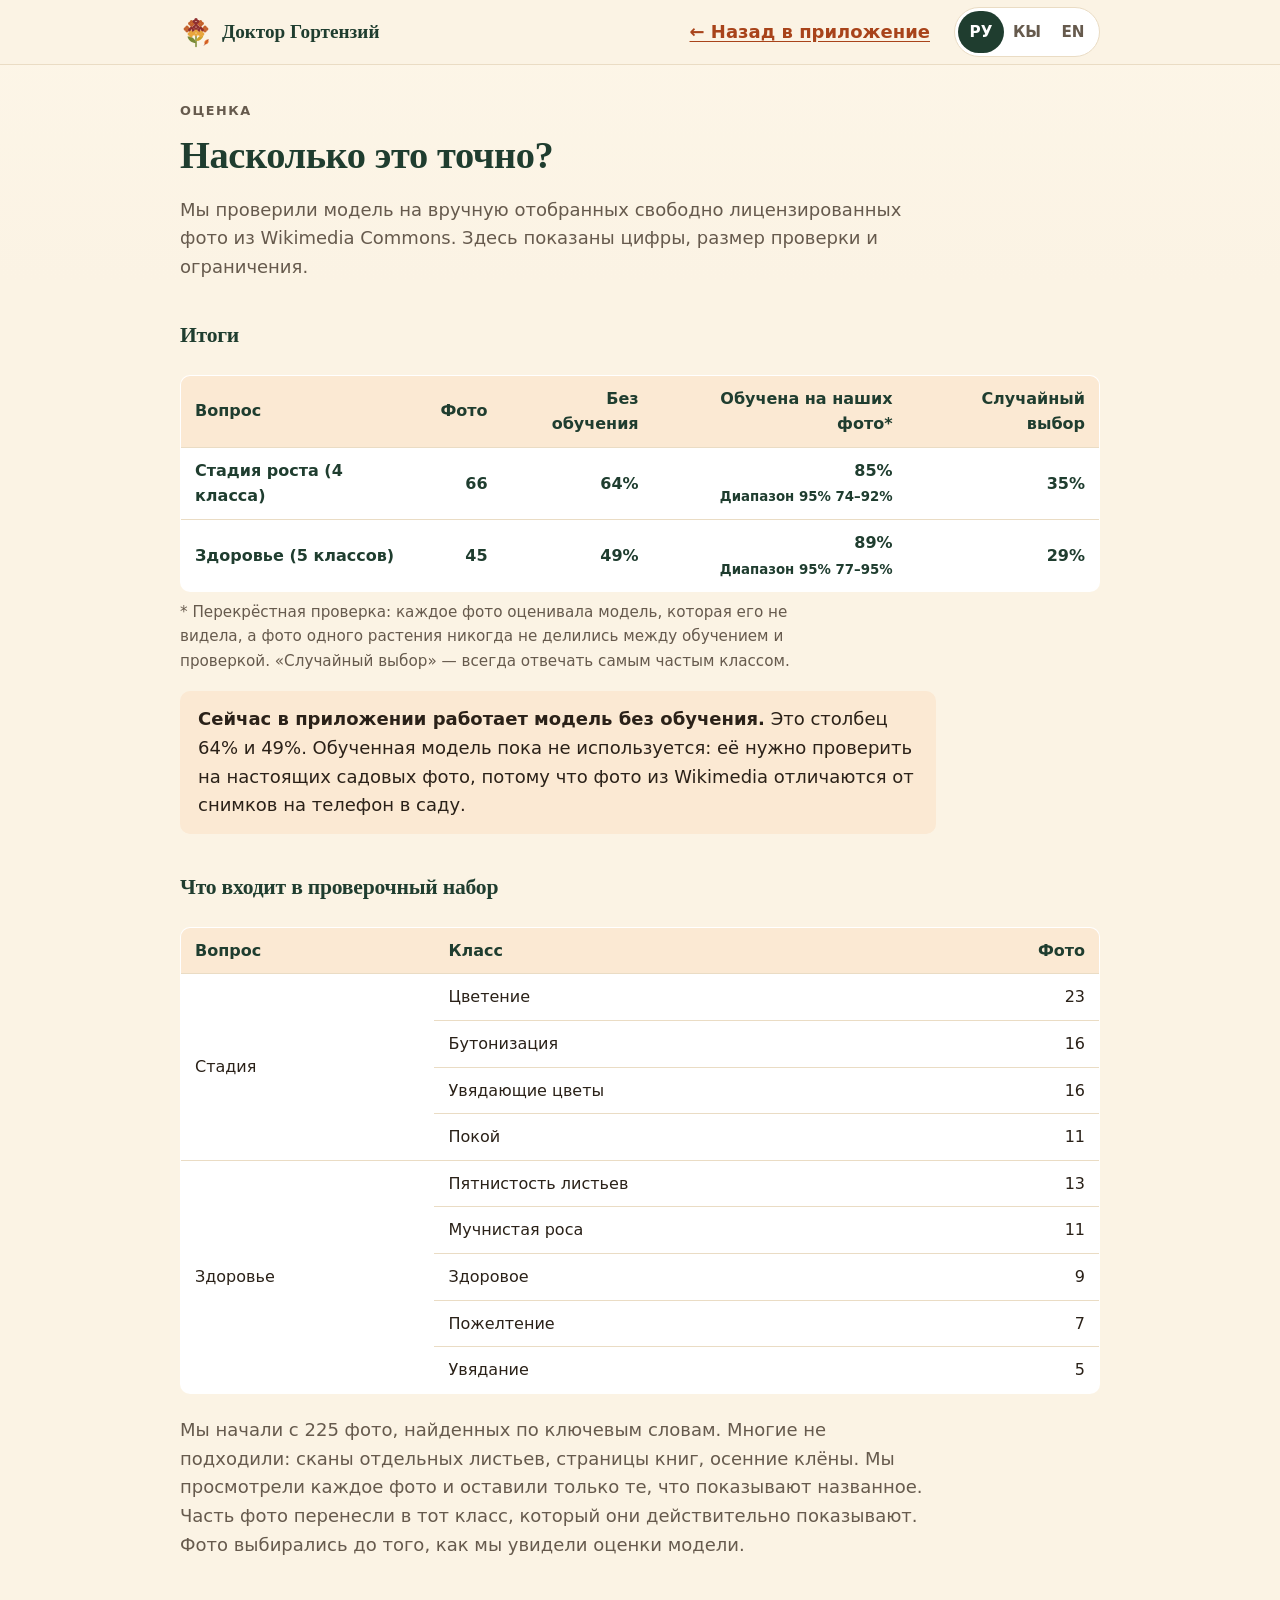
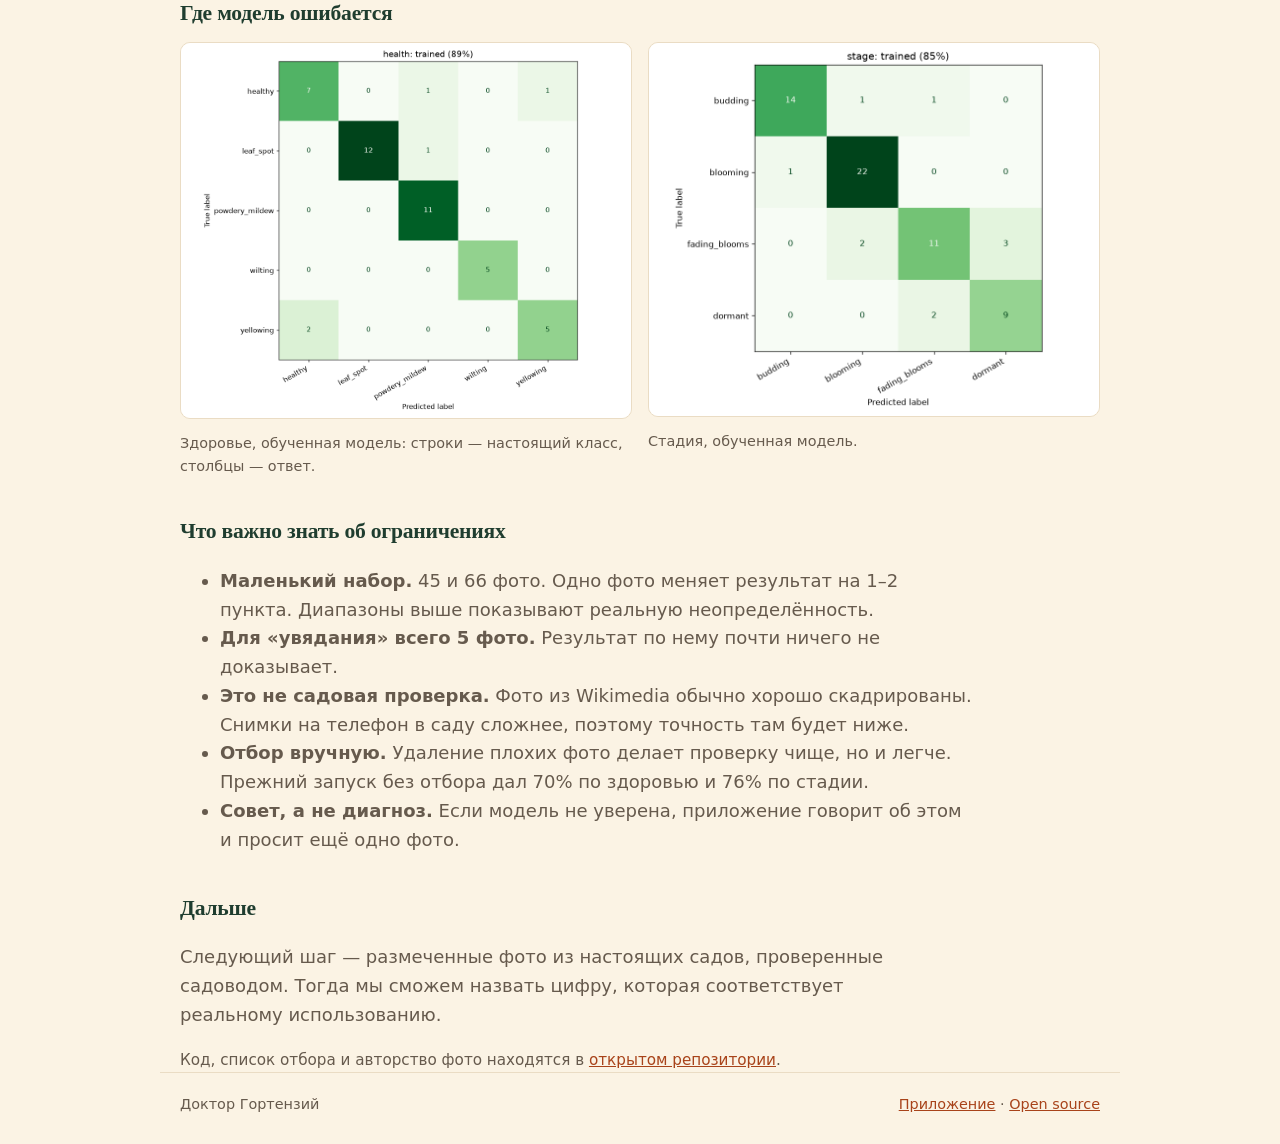
<file: static/results.html>
<!doctype html>
<html lang="en">
<head>
  <meta charset="utf-8">
  <meta name="viewport" content="width=device-width, initial-scale=1, viewport-fit=cover">
  <title>Results · Hydrangea Doctor</title>
  <meta name="theme-color" content="#1f3d2f">
  <link rel="icon" href="icons/icon-192.png">
  <link rel="stylesheet" href="style.css">
  <style>
    .doc h2 { font-size:clamp(1.8rem,4vw,2.4rem); color:var(--forest); margin:36px 0 8px; line-height:1.15; }
    .doc h3 { font-size:1.35rem; color:var(--forest); margin:36px 0 10px; }
    .doc p, .doc li { color:var(--muted); max-width:42em; }
    table { border-collapse:collapse; width:100%; margin:12px 0 4px; font-size:1rem; background:#fff; border:1px solid var(--line); border-radius:10px; overflow:hidden; }
    th, td { text-align:left; padding:10px 14px; border-bottom:1px solid var(--line); }
    th { background:var(--iris-soft); color:var(--forest); font-weight:600; }
    td.num, th.num { text-align:right; font-variant-numeric:tabular-nums; }
    tr.best td { font-weight:600; color:var(--forest); }
    .tablewrap { overflow-x:auto; }
    .figs { display:grid; grid-template-columns:1fr 1fr; gap:16px; margin-top:12px; }
    .figs img { width:100%; border:1px solid var(--line); border-radius:10px; background:#fff; }
    .figs figcaption { font-size:.9rem; color:var(--muted); margin-top:4px; }
    .rt { display:flex; align-items:center; gap:12px; flex-wrap:wrap; justify-content:flex-end; }
    @media (max-width:720px) { .rt .link { display:none; } }
    .note { background:var(--iris-soft); border-radius:10px; padding:14px 18px; margin:18px 0; max-width:42em; }
    @media (max-width:720px) { .figs { grid-template-columns:1fr; } }
  </style>
</head>
<body>
  <header class="top">
    <div class="wrap bar">
      <a class="brand" href="./"><img src="icons/logo.svg" width="32" height="32" alt=""><span data-i18n="app_name">Hydrangea Doctor</span></a>
      <div class="rt"><a class="link" href="./" data-i18n="back">← Back to the app</a>
        <div id="langs" class="langs" role="group" aria-label="Language"><button data-lang="ru">РУ</button><button data-lang="ky">КЫ</button><button data-lang="en">EN</button></div></div>
    </div>
  </header>
  <main class="wrap doc">
    <p class="eyebrow" style="margin-top:36px" data-i18n="eyebrow">Evaluation</p>
    <h2 style="margin-top:0" data-i18n="title">How accurate is it?</h2>
    <p data-i18n="intro">We tested the photo model on a hand-checked set of freely licensed photos from Wikimedia Commons. This page shows the numbers, the size of the test, and the limits.</p>

    <h3 data-i18n="summary">Summary</h3>
    <div class="tablewrap"><table>
      <tr><th data-i18n="question">Question</th><th class="num" data-i18n="photos">Photos</th><th class="num" data-i18n="untrained">Untrained model</th><th class="num" data-i18n="trained">Trained on our photos*</th><th class="num" data-i18n="random">Random guessing</th></tr>
      <tr class="best"><td data-i18n="stage4">Growth stage (4 classes)</td><td class="num">66</td><td class="num">64%</td><td class="num">85%<br><small><span data-i18n="range">95% range</span> 74–92%</small></td><td class="num">35%</td></tr>
      <tr class="best"><td data-i18n="health5">Health (5 classes)</td><td class="num">45</td><td class="num">49%</td><td class="num">89%<br><small><span data-i18n="range">95% range</span> 77–95%</small></td><td class="num">29%</td></tr>
    </table></div>
    <p class="hint" data-i18n="foot1">* Cross-validated: every photo was scored by a model that never saw it, and photos were never split across training and testing. "Random guessing" means always answering the most common class.</p>

    <div class="note" data-i18n="note" data-html><b>The live app uses the untrained model.</b></div>

    <h3 data-i18n="contains">What the test set contains</h3>
    <div class="tablewrap"><table>
      <tr><th data-i18n="question">Question</th><th data-i18n="class">Class</th><th class="num" data-i18n="photos">Photos</th></tr>
      <tr><td rowspan="4" data-i18n="stage">Stage</td><td data-i18n="blooming">Blooming</td><td class="num">23</td></tr>
      <tr><td data-i18n="budding">Budding</td><td class="num">16</td></tr>
      <tr><td data-i18n="fading">Fading blooms</td><td class="num">16</td></tr>
      <tr><td data-i18n="dormant">Dormant</td><td class="num">11</td></tr>
      <tr><td rowspan="5" data-i18n="health">Health</td><td data-i18n="leafspot">Leaf spot</td><td class="num">13</td></tr>
      <tr><td data-i18n="mildew">Powdery mildew</td><td class="num">11</td></tr>
      <tr><td data-i18n="healthy">Healthy</td><td class="num">9</td></tr>
      <tr><td data-i18n="yellowing">Yellowing</td><td class="num">7</td></tr>
      <tr><td data-i18n="wilting">Wilting</td><td class="num">5</td></tr>
    </table></div>
    <p data-i18n="curation">We started from 225 photos found by keyword search. Many were wrong: scanned single leaves, book pages, autumn maple trees. We looked at every photo and kept only those that show what the label says. Some were moved to the class they actually show. We chose photos before seeing any model score.</p>

    <h3 data-i18n="wrong">Where it goes wrong</h3>
    <figure class="figs" style="margin:12px 0 0">
      <div><img src="results/health_trained.png" alt="Health confusion matrix, trained" loading="lazy"><figcaption data-i18n="cap1">Health, trained: rows are the true class, columns are the answer.</figcaption></div>
      <div><img src="results/stage_trained.png" alt="Stage confusion matrix, trained" loading="lazy"><figcaption data-i18n="cap2">Stage, trained.</figcaption></div>
    </figure>

    <h3 data-i18n="limits">Limits you should know</h3>
    <ul>
      <li data-i18n="li0" data-html><b>Small test.</b> 45 and 66 photos. A single photo moves the result by 1–2 points. The ranges above show the real uncertainty.</li>
      <li data-i18n="li1" data-html><b>Wilting has only 5 photos.</b> Its result is close to anecdotal.</li>
      <li data-i18n="li2" data-html><b>Not a garden test.</b> Wikimedia photos are often well framed. Phone photos in a garden are harder, so expect lower accuracy there.</li>
      <li data-i18n="li3" data-html><b>Curated by hand.</b> Removing bad photos makes the test cleaner, and also easier. The earlier unfiltered run scored 70% on health and 76% on stage.</li>
      <li data-i18n="li4" data-html><b>Advice, not diagnosis.</b> When the model is unsure the app says so and asks for another photo.</li>
    </ul>

    <h3 data-i18n="next">Next</h3>
    <p data-i18n="nextp">Labelled photos from real gardens, checked by a gardener, are the next step. They will let us report a number that matches how the app is used.</p>
    <p class="hint" data-i18n="code" data-html>The code, the curation list and the photo credits are in the <a href="https://github.com/aiyma-a/hydrangea-doctor">open repository</a>.</p>
  </main>
  <footer class="wrap foot"><span data-i18n="app_name">Hydrangea Doctor</span><span><a href="./" data-i18n="app">App</a> · <a href="https://github.com/aiyma-a/hydrangea-doctor" rel="noopener">Open source</a></span></footer>
<script src="results.js"></script>
</body>
</html>
</file>
<file: static/style.css>
:root { --ink:#2a2118; --muted:#665a4d; --forest:#1f3d2f; --leaf:#a8431a; --iris:#a8431a; --iris-soft:#fbe9d3;
        --paper:#fbf3e4; --card:#fffdf8; --line:#eadcc4; --green:#4d6a1f; --amber:#8f5a00; --red:#8f2f2f; --rust:#a8431a; }
[hidden] { display:none !important; }
* { box-sizing:border-box; }
html { -webkit-text-size-adjust:100%; }
body { margin:0; font:18px/1.6 system-ui, -apple-system, "Segoe UI", Roboto, sans-serif; background:var(--paper); color:var(--ink);
       padding:env(safe-area-inset-top) 0 env(safe-area-inset-bottom); }
.wrap { max-width:960px; margin:0 auto; padding:0 20px; }
h1,h2,h3,.answer { font-family:ui-serif, Georgia, "Times New Roman", serif; font-weight:600; letter-spacing:-.01em; }
a { color:var(--iris); }
:focus-visible { outline:3px solid var(--iris); outline-offset:2px; }

.top { background:var(--paper); border-bottom:1px solid var(--line); position:sticky; top:0; z-index:5; }
.bar { display:flex; align-items:center; justify-content:space-between; gap:12px; min-height:64px; }
.brand { display:flex; align-items:center; gap:10px; text-decoration:none; color:var(--forest); font:600 1.2rem ui-serif, Georgia, serif; }
.langs { display:flex; border:1px solid var(--line); border-radius:999px; padding:3px; background:#fff; }
.langs button { border:0; background:none; color:var(--muted); font:600 .95rem system-ui; min-width:46px; min-height:42px; border-radius:999px; cursor:pointer; }
.langs button.on { background:var(--forest); color:#fff; }

main { padding-top:8px; padding-bottom:24px; }
.hero { display:grid; grid-template-columns:1.15fr 1fr; gap:40px; align-items:center; padding:48px 0 40px; }
.eyebrow { text-transform:uppercase; letter-spacing:.12em; font-size:.8rem; font-weight:700; color:var(--leaf); margin:0 0 12px; }
.hero h2 { font-size:clamp(2rem, 5vw, 3.2rem); line-height:1.1; margin:0 0 16px; color:var(--forest); }
.lead { font-size:1.15rem; color:var(--muted); margin:0; max-width:34em; }
.drop { background:var(--card); border:1px solid var(--line); border-radius:16px; padding:28px 24px; text-align:center; box-shadow:0 1px 2px rgba(27,42,34,.05), 0 12px 32px rgba(27,42,34,.06); }

.camera-btn { display:flex; align-items:center; justify-content:center; gap:12px; padding:22px 12px; border-radius:12px; background:var(--forest); color:#fff;
              font-size:1.3rem; font-weight:600; cursor:pointer; transition:background .15s, transform .15s; }
.camera-btn:hover { background:#173025; }
.camera-btn:active, .primary:active, .secondary:active, .grid button:active { transform:scale(.98); }
.link { display:inline-block; padding:12px; color:var(--iris); font-weight:600; text-decoration:underline; text-underline-offset:3px; cursor:pointer; }
.hint { color:var(--muted); font-size:.95rem; margin:4px 0 0; }

.panel { background:var(--card); border:1px solid var(--line); border-radius:14px; padding:22px; margin:0 auto 14px; max-width:640px; }
#result, #thumbs, #loading, #error { max-width:640px; margin-left:auto; margin-right:auto; }
.center { text-align:center; }
.big { font-size:1.2rem; font-weight:600; margin:.1em 0 .5em; }
.how { background:var(--iris-soft); border-radius:10px; padding:14px 16px; margin:12px 0; }
.how:empty { display:none; }
.row { display:flex; gap:12px; }
.row > * { flex:1; }
button, .secondary, .primary { font:inherit; cursor:pointer; -webkit-tap-highlight-color:transparent; }
.primary { display:block; width:100%; min-height:56px; padding:12px; border:0; border-radius:12px; background:var(--forest); color:#fff; font-size:1.1rem; font-weight:600; text-align:center; margin-bottom:14px; }
.primary:hover { background:#173025; }
.secondary { display:block; width:100%; min-height:56px; padding:12px; border:1.5px solid var(--forest); border-radius:12px; background:#fff; color:var(--forest);
             font-size:1.05rem; font-weight:600; text-align:center; }
.secondary:hover { background:var(--paper); }
.secondary.block { margin-bottom:14px; line-height:30px; }

.thumbs { display:grid; grid-template-columns:repeat(3, 1fr); gap:10px; margin-bottom:14px; }
.thumbs:empty { display:none; }
.thumb { position:relative; }
.thumb img { width:100%; aspect-ratio:1; object-fit:cover; border-radius:10px; display:block; border:1px solid var(--line); }
.thumb .remove { position:absolute; top:-8px; right:-8px; width:44px; height:44px; border-radius:50%; border:3px solid var(--paper); background:var(--forest); color:#fff; }

.answer { border-radius:14px; padding:24px 22px; margin-bottom:14px; font-size:1.7rem; line-height:1.2; border:1px solid var(--line); border-left-width:8px; background:#fff; animation:rise .35s ease both; }
.answer.yes { border-left-color:var(--green); color:var(--green); background:#f1f4e2; }
.answer.light { border-left-color:#e0a030; color:var(--amber); background:#fdf1d2; }
.answer.no { border-left-color:var(--rust); color:var(--rust); background:#fbe6da; }

.grid { display:grid; grid-template-columns:1fr 1fr; gap:10px; margin-top:12px; }
.grid button { min-height:64px; padding:10px; border:1.5px solid var(--line); border-radius:12px; background:#fff; color:var(--ink); font-size:1rem; font-weight:600; line-height:1.25; }
.grid button:hover { border-color:var(--leaf); }
.grid button.on { border-color:var(--forest); background:var(--iris-soft); }
details summary { list-style:none; font-weight:600; color:var(--forest); cursor:pointer; min-height:44px; display:flex; align-items:center; }
details summary::after { content:"+"; margin-left:auto; font-size:1.4rem; } details[open] summary::after { content:"–"; }
#notes { padding-left:1.2em; } #notes li { margin:.5em 0; }
.error { color:var(--red); font-weight:600; }
.spinner { width:44px; height:44px; margin:10px auto; border:4px solid var(--line); border-top-color:var(--forest); border-radius:50%; animation:spin 1s linear infinite; }
@keyframes spin { to { transform:rotate(360deg); } }
@keyframes rise { from { opacity:0; transform:translateY(8px); } to { opacity:1; transform:none; } }

.band { border-top:1px solid var(--line); padding:40px 0; }
.band h3 { font-size:1.6rem; margin:0 0 20px; color:var(--forest); }
.steps { list-style:none; counter-reset:s; display:grid; grid-template-columns:repeat(3,1fr); gap:24px; padding:0; margin:0; }
.steps li { counter-increment:s; display:flex; flex-direction:column; gap:6px; color:var(--muted); }
.steps li::before { content:counter(s); width:34px; height:34px; border-radius:50%; background:var(--iris-soft); color:var(--iris); font-weight:700; display:grid; place-items:center; }
.steps b { color:var(--ink); font-size:1.1rem; }
.cols { display:grid; grid-template-columns:1fr 1fr; gap:32px; color:var(--muted); }
.cols p { margin:0; }

.foot { display:flex; justify-content:space-between; flex-wrap:wrap; gap:8px; padding-top:20px; padding-bottom:28px; border-top:1px solid var(--line); color:var(--muted); font-size:.9rem; }

body.working .hero, body.working #about { display:none; }
body.working main { padding-top:20px; }

@media (max-width:720px) {
  body { font-size:19px; }
  .hero { grid-template-columns:1fr; gap:24px; padding:28px 0 24px; }
  .steps, .cols { grid-template-columns:1fr; }
  .band { padding:28px 0; }
}
@media (prefers-reduced-motion: reduce) { .spinner { animation-duration:3s; } .answer, .panel { animation:none; } }

.nav { margin-left:auto; } .nav a { color:var(--forest); font-weight:600; text-decoration:none; padding:10px 6px; }
.brand img { display:block; }
@media (max-width:720px) { .nav { display:none; } .brand span { font-size:1.05rem; } }
.notice { border-left:6px solid #c58a1b; background:#fbf5e8; } .notice .row { flex-wrap:wrap; } .notice .primary { margin-bottom:0; display:flex; align-items:center; justify-content:center; cursor:pointer; }

/* After the photo: one compact card of questions, then one verdict */
.plantcard { padding:6px 20px; }
.arow { padding:12px 0; border-bottom:1px solid var(--line); } .arow:last-child { border-bottom:0; }
.ahead { display:flex; align-items:baseline; gap:10px; min-height:32px; }
.alabel { color:var(--muted); font-size:.85rem; font-weight:700; text-transform:uppercase; letter-spacing:.08em; min-width:5.5em; }
.avalue { color:var(--forest); font-size:1.1rem; }
.textbtn { background:none; border:0; color:var(--iris); font-weight:600; text-decoration:underline; text-underline-offset:3px; min-height:44px; padding:0 8px; }
.change { margin-left:auto; }
.arow > .grid { margin-top:4px; grid-template-columns:repeat(auto-fit, minmax(130px, 1fr)); }
.arow > .grid button { min-height:52px; }
#about-plant { max-width:640px; }

.verdict-row { display:flex; align-items:center; gap:14px; }
.verdict { flex:1; margin:0; font-size:1.7rem; line-height:1.2; font-family:inherit; font-weight:inherit; }
.vicon { flex:none; width:44px; height:44px; border-radius:50%; display:grid; place-items:center; color:#fff; font:700 1.5rem system-ui; }
.answer.yes .vicon { background:var(--green); } .answer.light .vicon { background:#c58a1b; } .answer.no .vicon { background:var(--red); }
.iconbtn { flex:none; width:48px; height:48px; border-radius:50%; border:1.5px solid currentColor; background:#fff; color:inherit; display:grid; place-items:center; }
.reason { font:1.1rem/1.5 system-ui, sans-serif; color:var(--ink); margin:14px 0 0; }
.answer .how { background:rgba(255,255,255,.7); font:1rem/1.5 system-ui, sans-serif; color:var(--ink); margin:12px 0 0; }
.why .seen { font-size:.95rem; color:var(--muted); margin:8px 0; }
#result > .primary { margin-top:4px; cursor:pointer; display:flex; align-items:center; justify-content:center; }
#again { display:block; margin:0 auto; }
.arow > .grid button { font-size:.95rem; }
.arow > .grid button small { display:block; font-weight:400; font-size:.8rem; color:var(--muted); margin-top:2px; }

.cutpic { display: block; width: 100%; max-width: 360px; margin: 10px auto 0; border-radius: 14px; }

.chat h3 { margin: 0 0 8px; font-size: 1.05rem; }
#chatLog { list-style: none; margin: 0 0 10px; padding: 0; display: flex; flex-direction: column; gap: 8px; }
#chatLog li { padding: 10px 14px; border-radius: 16px; max-width: 90%; line-height: 1.4; white-space: pre-wrap; }
#chatLog li.me { align-self: flex-end; background: #dcedc8; }
#chatLog li.ai { align-self: flex-start; background: #fff; border: 1px solid #e3e0d6; }
#chatForm { display: flex; gap: 8px; }
#chatInput { flex: 1; min-width: 0; font-size: 1rem; padding: 12px 14px; border: 2px solid #cfd8c4; border-radius: 12px; }
#chatSend { font-size: 1rem; font-weight: 700; padding: 0 18px; border: 0; border-radius: 12px; background: #1f3a2e; color: #fff; }
#chatSend:disabled { opacity: .5; }

.cam { position: fixed; inset: 0; z-index: 50; background: #000; display: flex; align-items: center; justify-content: center; }
.cam[hidden] { display: none; }
.cam video { width: 100%; height: 100%; object-fit: cover; }
.cam-close { position: absolute; top: max(16px, env(safe-area-inset-top)); right: 16px; width: 48px; height: 48px; border-radius: 50%; border: 0; background: rgba(0,0,0,.55); color: #fff; font-size: 22px; }
.cam-shoot { position: absolute; bottom: max(28px, env(safe-area-inset-bottom)); left: 50%; transform: translateX(-50%); width: 76px; height: 76px; border-radius: 50%; border: 5px solid #fff; background: rgba(255,255,255,.35); }
.cam-shoot:active { background: #fff; }

/* fall theme */
.brand small { display:block; font:600 .62rem system-ui, sans-serif; letter-spacing:.14em; text-transform:uppercase; color:var(--rust); margin-top:-2px; }
.brand span.name { display:flex; flex-direction:column; line-height:1.1; }
.hero-text .leaves { display:block; width:100%; max-width:340px; height:auto; margin:0 0 6px -4px; }
body { background:linear-gradient(180deg, #fdf6e8 0, var(--paper) 280px); }
.winter { border-left:8px solid #e0a030; background:#fff8e8; }
.winter h3 { margin:0 0 8px; color:var(--rust); font-size:1.15rem; }
.winter ul { margin:0; padding-left:1.2em; }
.winter li { margin:6px 0; }

/* Yes / No side by side: same height, same text size */
.row > .primary, .row > .secondary { width:0; border:1.5px solid var(--forest); margin-bottom:0; min-height:60px; font-size:1.1rem; display:flex; align-items:center; justify-content:center; }

.helper { background:#fff8e8; border-radius:12px; padding:14px; margin-top:10px; border-left:6px solid #e0a030; }
.helper .kh-title { display:block; color:var(--rust); margin-bottom:6px; }
.helper .kh-q { margin:0 0 8px; font-weight:600; }

.beforecut { border-left:8px solid var(--rust); background:#fff4ea; }
.beforecut h3 { margin:0 0 6px; color:var(--rust); font-size:1.15rem; }
.beforecut p { margin:0 0 12px; }

.ident { margin:6px 0 14px; padding-bottom:12px; border-bottom:1px dashed var(--line); }
.ident .idname { font:600 1.3rem ui-serif, Georgia, serif; color:var(--forest); margin:2px 0 10px; }
</file>
